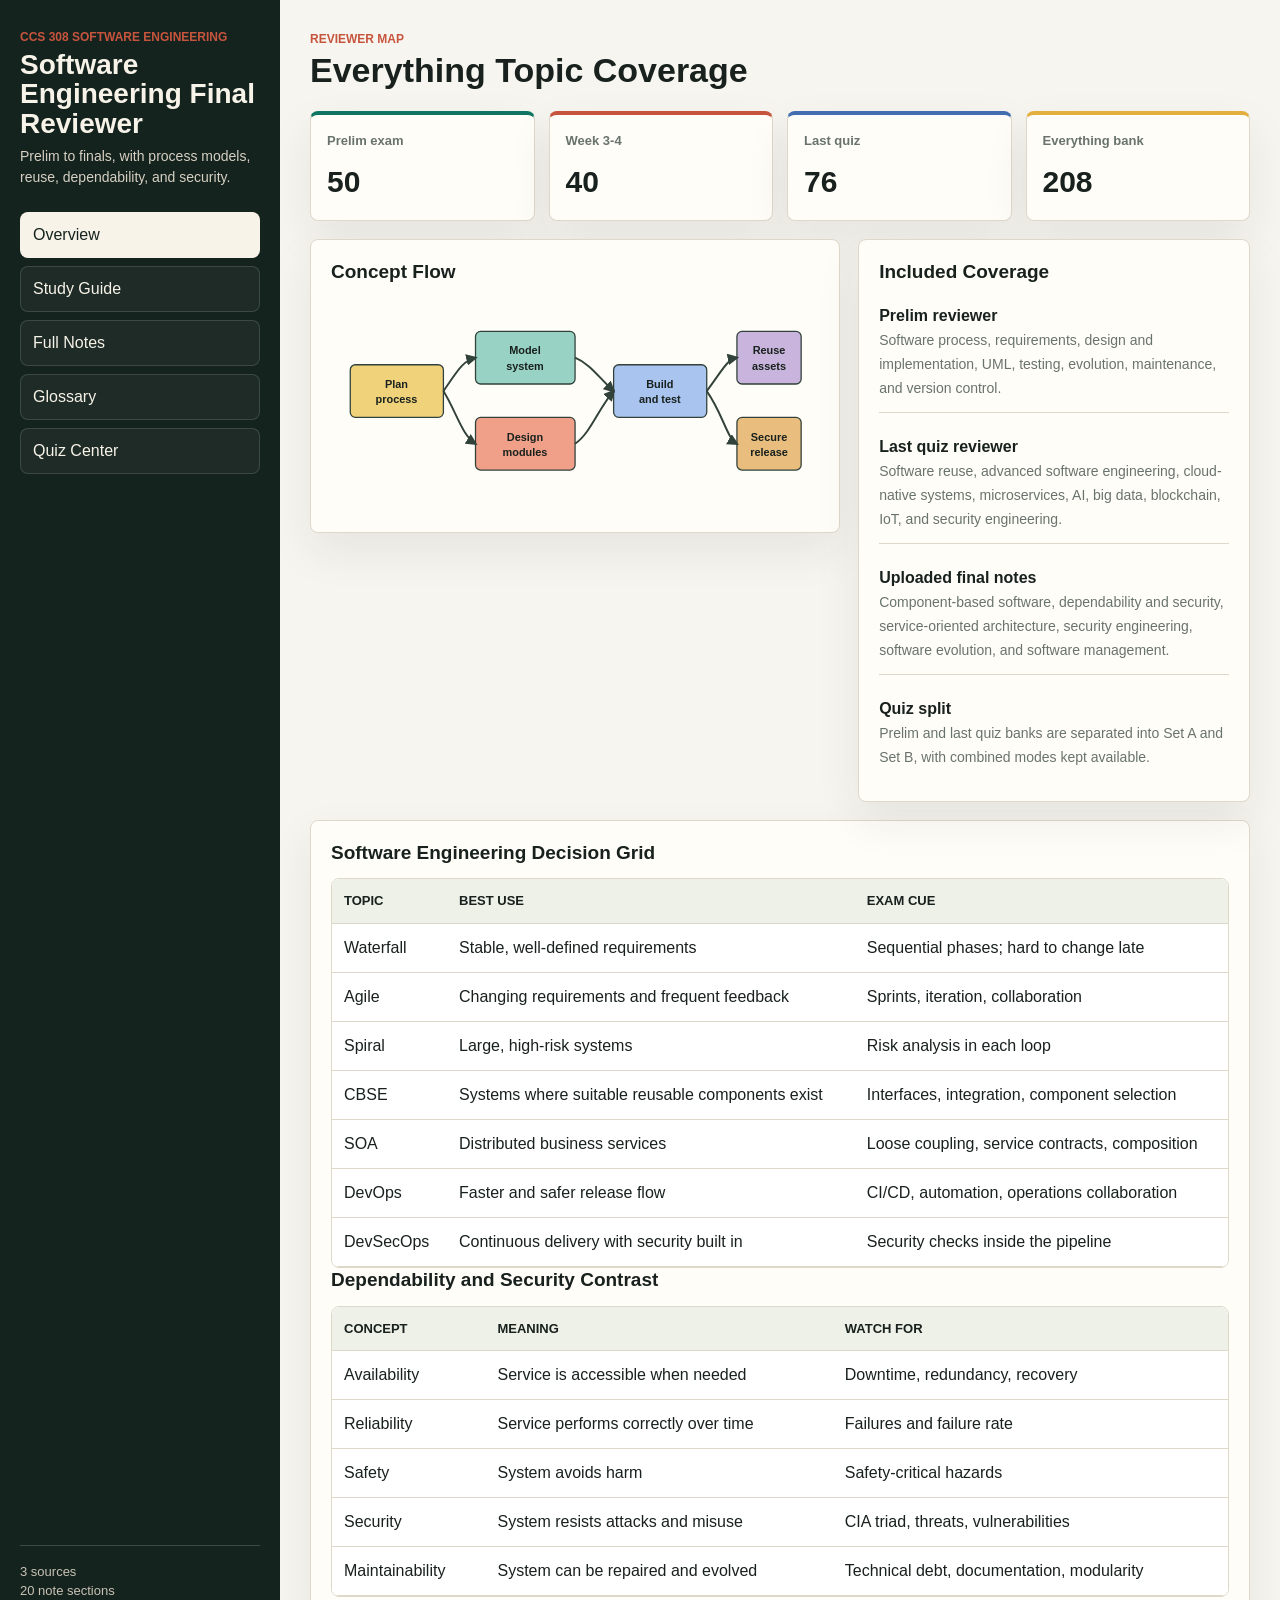
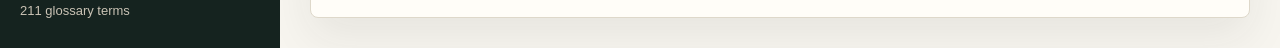
<file: index.html>
<!doctype html>
<html lang="en">
<head>
  <meta charset="utf-8">
  <meta name="viewport" content="width=device-width, initial-scale=1">
  <meta name="description" content="Software Engineering final exam reviewer with study notes, glossary, and quiz modes.">
  <title>Software Engineering Final Reviewer</title>
  <link rel="stylesheet" href="assets/styles.css">
  <script defer src="assets/data.js"></script>
  <script defer src="assets/app.js"></script>
</head>
<body>
  <div class="app-shell">
    <aside class="sidebar">
      <div class="brand-block">
        <p class="eyebrow">CCS 308 Software Engineering</p>
        <h1>Software Engineering Final Reviewer</h1>
        <p class="brand-sub">Prelim to finals, with process models, reuse, dependability, and security.</p>
      </div>
      <nav class="main-nav" aria-label="Reviewer sections">
        <button class="nav-button active" data-view="overview">Overview</button>
        <button class="nav-button" data-view="study">Study Guide</button>
        <button class="nav-button" data-view="notes">Full Notes</button>
        <button class="nav-button" data-view="glossary">Glossary</button>
        <button class="nav-button" data-view="quiz">Quiz Center</button>
      </nav>
      <div class="sidebar-footer" id="source-summary"></div>
    </aside>

    <main class="workspace">
      <section class="view active" id="view-overview" aria-labelledby="overview-title">
        <div class="section-heading">
          <p class="eyebrow">Reviewer map</p>
          <h2 id="overview-title">Everything Topic Coverage</h2>
        </div>
        <div class="stats-grid" id="overview-stats"></div>
        <div class="overview-layout">
          <div class="panel visual-panel">
            <h3>Concept Flow</h3>
            <svg class="concept-map" viewBox="0 0 760 300" role="img" aria-labelledby="map-title map-desc">
              <title id="map-title">Software engineering concept flow</title>
              <desc id="map-desc">Requirements are modeled, designed, built, validated, evolved, reused, and secured.</desc>
              <defs>
                <marker id="arrow" viewBox="0 0 10 10" refX="8" refY="5" markerWidth="6" markerHeight="6" orient="auto-start-reverse">
                  <path d="M 0 0 L 10 5 L 0 10 z" fill="#31423b"></path>
                </marker>
              </defs>
              <g class="map-node node-a"><rect x="30" y="92" width="145" height="82" rx="8"></rect><text x="102" y="128">Plan</text><text x="102" y="152">process</text></g>
              <g class="map-node node-b"><rect x="225" y="40" width="155" height="82" rx="8"></rect><text x="302" y="76">Model</text><text x="302" y="100">system</text></g>
              <g class="map-node node-c"><rect x="225" y="174" width="155" height="82" rx="8"></rect><text x="302" y="210">Design</text><text x="302" y="234">modules</text></g>
              <g class="map-node node-d"><rect x="440" y="92" width="145" height="82" rx="8"></rect><text x="512" y="128">Build</text><text x="512" y="152">and test</text></g>
              <g class="map-node node-e"><rect x="632" y="40" width="100" height="82" rx="8"></rect><text x="682" y="76">Reuse</text><text x="682" y="100">assets</text></g>
              <g class="map-node node-f"><rect x="632" y="174" width="100" height="82" rx="8"></rect><text x="682" y="210">Secure</text><text x="682" y="234">release</text></g>
              <path class="map-line" d="M175 133 C195 105 204 86 225 81"></path>
              <path class="map-line" d="M175 133 C195 165 204 202 225 215"></path>
              <path class="map-line" d="M380 81 C404 91 417 112 440 133"></path>
              <path class="map-line" d="M380 215 C404 199 417 159 440 133"></path>
              <path class="map-line" d="M585 133 C610 100 616 84 632 81"></path>
              <path class="map-line" d="M585 133 C610 168 616 206 632 215"></path>
            </svg>
          </div>
          <div class="panel" id="coverage-panel"></div>
        </div>
        <div class="panel table-panel" id="comparison-panel"></div>
      </section>

      <section class="view" id="view-study" aria-labelledby="study-title">
        <div class="section-heading">
          <p class="eyebrow">Study guide</p>
          <h2 id="study-title">High-Yield Sections</h2>
        </div>
        <div class="toolbar" id="study-filters"></div>
        <div class="study-grid" id="study-grid"></div>
        <div class="panel" id="algorithm-panel"></div>
      </section>

      <section class="view" id="view-notes" aria-labelledby="notes-title">
        <div class="section-heading">
          <p class="eyebrow">Source notebook</p>
          <h2 id="notes-title">Uploaded and Live-Page Notes</h2>
        </div>
        <div class="notes-shell">
          <div class="notes-list-panel">
            <label class="field-label" for="notes-search">Search notes</label>
            <input id="notes-search" class="text-field" type="search" placeholder="reuse, dependability, SOA">
            <label class="field-label" for="notes-source">Source</label>
            <select id="notes-source" class="text-field"></select>
            <div class="notes-list" id="notes-list"></div>
          </div>
          <article class="panel note-reader" id="note-reader"></article>
        </div>
      </section>

      <section class="view" id="view-glossary" aria-labelledby="glossary-title">
        <div class="section-heading">
          <p class="eyebrow">Glossary</p>
          <h2 id="glossary-title">Terms and Fast Recall</h2>
        </div>
        <div class="toolbar glossary-toolbar">
          <input id="glossary-search" class="text-field" type="search" placeholder="Search a term or definition">
          <div id="glossary-filters" class="chip-row"></div>
        </div>
        <div class="term-grid" id="term-grid"></div>
      </section>

      <section class="view" id="view-quiz" aria-labelledby="quiz-title">
        <div class="section-heading">
          <p class="eyebrow">Quiz center</p>
          <h2 id="quiz-title">Exam Practice Modes</h2>
        </div>
        <div class="quiz-mode-grid" id="quiz-modes"></div>
        <div class="quiz-runner" id="quiz-runner">
          <div class="quiz-topline">
            <div class="progress-track"><div id="quiz-progress" class="progress-fill"></div></div>
            <div id="quiz-meta" class="quiz-meta">Pick a quiz mode</div>
          </div>
          <div id="quiz-tag" class="question-tag"></div>
          <h3 id="quiz-question" class="quiz-question">Quiz will appear here.</h3>
          <div id="quiz-options" class="option-list"></div>
          <div id="quiz-feedback" class="feedback"></div>
          <div class="quiz-actions">
            <div id="quiz-score" class="score-box">Score: 0</div>
            <button id="quiz-next" class="primary-button" disabled>Start</button>
          </div>
        </div>
        <div class="result-panel" id="quiz-result"></div>
      </section>
    </main>
  </div>
</body>
</html>
</file>
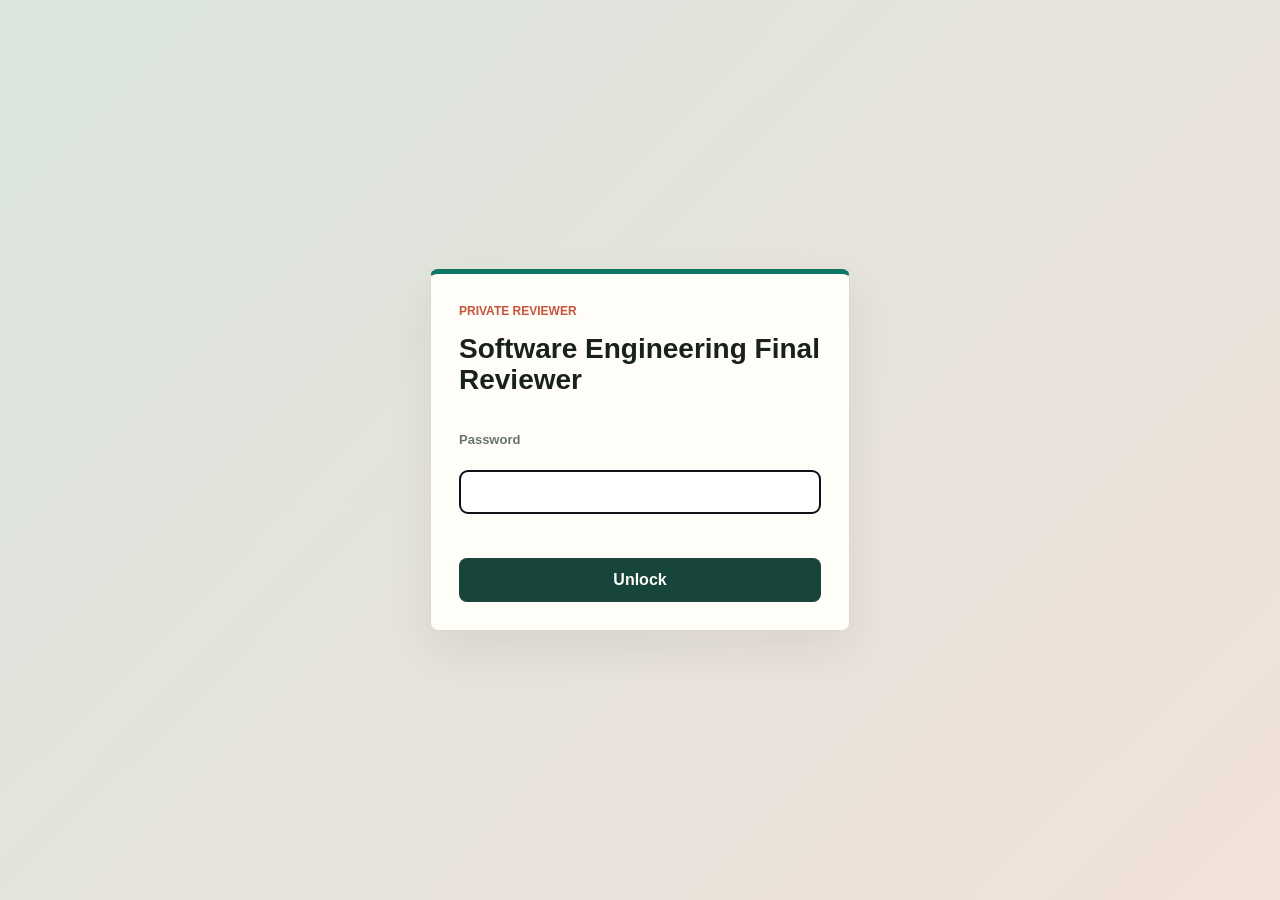
<file: password/index.html>
<!doctype html>
<html lang="en">
<head>
  <meta charset="utf-8">
  <meta name="viewport" content="width=device-width, initial-scale=1">
  <meta name="description" content="Software Engineering final exam reviewer with study notes, glossary, and quiz modes.">
  <title>Software Engineering Final Reviewer</title>
  <link rel="stylesheet" href="assets/styles.css">
  <script defer src="assets/data.js"></script>
  <script defer src="assets/app.js"></script>
</head>
<body class="is-locked">
  <section class="password-gate" id="password-gate" aria-labelledby="password-title">
    <form class="password-panel" id="password-form" autocomplete="off">
      <p class="eyebrow">Private reviewer</p>
      <h1 id="password-title">Software Engineering Final Reviewer</h1>
      <label class="field-label" for="reviewer-password">Password</label>
      <input id="reviewer-password" class="text-field password-input" type="password" autocomplete="current-password" autofocus>
      <p class="password-error" id="password-error" role="alert"></p>
      <button class="primary-button password-button" type="submit">Unlock</button>
    </form>
  </section>
  <div class="app-shell">
    <aside class="sidebar">
      <div class="brand-block">
        <p class="eyebrow">CCS 308 Software Engineering</p>
        <h1>Software Engineering Final Reviewer</h1>
        <p class="brand-sub">Prelim to finals, with process models, reuse, dependability, and security.</p>
      </div>
      <nav class="main-nav" aria-label="Reviewer sections">
        <button class="nav-button active" data-view="overview">Overview</button>
        <button class="nav-button" data-view="study">Study Guide</button>
        <button class="nav-button" data-view="notes">Full Notes</button>
        <button class="nav-button" data-view="glossary">Glossary</button>
        <button class="nav-button" data-view="quiz">Quiz Center</button>
      </nav>
      <div class="sidebar-footer" id="source-summary"></div>
    </aside>

    <main class="workspace">
      <section class="view active" id="view-overview" aria-labelledby="overview-title">
        <div class="section-heading">
          <p class="eyebrow">Reviewer map</p>
          <h2 id="overview-title">Everything Topic Coverage</h2>
        </div>
        <div class="stats-grid" id="overview-stats"></div>
        <div class="overview-layout">
          <div class="panel visual-panel">
            <h3>Concept Flow</h3>
            <svg class="concept-map" viewBox="0 0 760 300" role="img" aria-labelledby="map-title map-desc">
              <title id="map-title">Software engineering concept flow</title>
              <desc id="map-desc">Requirements are modeled, designed, built, validated, evolved, reused, and secured.</desc>
              <defs>
                <marker id="arrow" viewBox="0 0 10 10" refX="8" refY="5" markerWidth="6" markerHeight="6" orient="auto-start-reverse">
                  <path d="M 0 0 L 10 5 L 0 10 z" fill="#31423b"></path>
                </marker>
              </defs>
              <g class="map-node node-a"><rect x="30" y="92" width="145" height="82" rx="8"></rect><text x="102" y="128">Plan</text><text x="102" y="152">process</text></g>
              <g class="map-node node-b"><rect x="225" y="40" width="155" height="82" rx="8"></rect><text x="302" y="76">Model</text><text x="302" y="100">system</text></g>
              <g class="map-node node-c"><rect x="225" y="174" width="155" height="82" rx="8"></rect><text x="302" y="210">Design</text><text x="302" y="234">modules</text></g>
              <g class="map-node node-d"><rect x="440" y="92" width="145" height="82" rx="8"></rect><text x="512" y="128">Build</text><text x="512" y="152">and test</text></g>
              <g class="map-node node-e"><rect x="632" y="40" width="100" height="82" rx="8"></rect><text x="682" y="76">Reuse</text><text x="682" y="100">assets</text></g>
              <g class="map-node node-f"><rect x="632" y="174" width="100" height="82" rx="8"></rect><text x="682" y="210">Secure</text><text x="682" y="234">release</text></g>
              <path class="map-line" d="M175 133 C195 105 204 86 225 81"></path>
              <path class="map-line" d="M175 133 C195 165 204 202 225 215"></path>
              <path class="map-line" d="M380 81 C404 91 417 112 440 133"></path>
              <path class="map-line" d="M380 215 C404 199 417 159 440 133"></path>
              <path class="map-line" d="M585 133 C610 100 616 84 632 81"></path>
              <path class="map-line" d="M585 133 C610 168 616 206 632 215"></path>
            </svg>
          </div>
          <div class="panel" id="coverage-panel"></div>
        </div>
        <div class="panel table-panel" id="comparison-panel"></div>
      </section>

      <section class="view" id="view-study" aria-labelledby="study-title">
        <div class="section-heading">
          <p class="eyebrow">Study guide</p>
          <h2 id="study-title">High-Yield Sections</h2>
        </div>
        <div class="toolbar" id="study-filters"></div>
        <div class="study-grid" id="study-grid"></div>
        <div class="panel" id="algorithm-panel"></div>
      </section>

      <section class="view" id="view-notes" aria-labelledby="notes-title">
        <div class="section-heading">
          <p class="eyebrow">Source notebook</p>
          <h2 id="notes-title">Uploaded and Live-Page Notes</h2>
        </div>
        <div class="notes-shell">
          <div class="notes-list-panel">
            <label class="field-label" for="notes-search">Search notes</label>
            <input id="notes-search" class="text-field" type="search" placeholder="reuse, dependability, SOA">
            <label class="field-label" for="notes-source">Source</label>
            <select id="notes-source" class="text-field"></select>
            <div class="notes-list" id="notes-list"></div>
          </div>
          <article class="panel note-reader" id="note-reader"></article>
        </div>
      </section>

      <section class="view" id="view-glossary" aria-labelledby="glossary-title">
        <div class="section-heading">
          <p class="eyebrow">Glossary</p>
          <h2 id="glossary-title">Terms and Fast Recall</h2>
        </div>
        <div class="toolbar glossary-toolbar">
          <input id="glossary-search" class="text-field" type="search" placeholder="Search a term or definition">
          <div id="glossary-filters" class="chip-row"></div>
        </div>
        <div class="term-grid" id="term-grid"></div>
      </section>

      <section class="view" id="view-quiz" aria-labelledby="quiz-title">
        <div class="section-heading">
          <p class="eyebrow">Quiz center</p>
          <h2 id="quiz-title">Exam Practice Modes</h2>
        </div>
        <div class="quiz-mode-grid" id="quiz-modes"></div>
        <div class="quiz-runner" id="quiz-runner">
          <div class="quiz-topline">
            <div class="progress-track"><div id="quiz-progress" class="progress-fill"></div></div>
            <div id="quiz-meta" class="quiz-meta">Pick a quiz mode</div>
          </div>
          <div id="quiz-tag" class="question-tag"></div>
          <h3 id="quiz-question" class="quiz-question">Quiz will appear here.</h3>
          <div id="quiz-options" class="option-list"></div>
          <div id="quiz-feedback" class="feedback"></div>
          <div class="quiz-actions">
            <div id="quiz-score" class="score-box">Score: 0</div>
            <button id="quiz-next" class="primary-button" disabled>Start</button>
          </div>
        </div>
        <div class="result-panel" id="quiz-result"></div>
      </section>
    </main>
  </div>
</body>
</html>
</file>
<file: assets/styles.css>
:root {
  --paper: #f7f5ef;
  --surface: #fffdf8;
  --ink: #18211d;
  --muted: #69736d;
  --line: #ded8ca;
  --green: #0f7664;
  --green-dark: #17453b;
  --coral: #c7553e;
  --amber: #e3af3f;
  --blue: #436fb0;
  --violet: #7a5aa6;
  --shadow: 0 18px 45px rgba(35, 40, 34, 0.08);
  --radius: 8px;
}

* { box-sizing: border-box; }

body {
  margin: 0;
  background: var(--paper);
  color: var(--ink);
  font-family: "Segoe UI", Arial, sans-serif;
  line-height: 1.5;
}

button,
input,
select { font: inherit; }

button { cursor: pointer; }

.app-shell {
  min-height: 100vh;
  display: grid;
  grid-template-columns: 280px minmax(0, 1fr);
}

.sidebar {
  min-height: 100vh;
  padding: 28px 20px;
  background: #15231f;
  color: #f7f3e8;
  display: flex;
  flex-direction: column;
  gap: 24px;
  position: sticky;
  top: 0;
}

.brand-block h1 {
  margin: 4px 0 8px;
  font-size: 28px;
  line-height: 1.05;
  letter-spacing: 0;
}

.eyebrow {
  margin: 0;
  color: var(--coral);
  font-size: 12px;
  font-weight: 800;
  text-transform: uppercase;
  letter-spacing: 0;
}

.brand-sub {
  margin: 0;
  color: #d6d0c2;
  font-size: 14px;
}

.main-nav {
  display: grid;
  gap: 8px;
}

.nav-button {
  min-height: 42px;
  border: 1px solid rgba(247, 243, 232, 0.14);
  background: rgba(255, 255, 255, 0.04);
  color: #f7f3e8;
  border-radius: var(--radius);
  text-align: left;
  padding: 10px 12px;
}

.nav-button.active,
.nav-button:hover {
  background: #f7f3e8;
  color: #15231f;
}

.sidebar-footer {
  margin-top: auto;
  padding-top: 16px;
  border-top: 1px solid rgba(247, 243, 232, 0.18);
  color: #c9c2b4;
  font-size: 13px;
}

.workspace {
  padding: 30px;
  min-width: 0;
}

.view { display: none; }
.view.active { display: block; }

.section-heading {
  max-width: 860px;
  margin-bottom: 22px;
}

.section-heading h2 {
  margin: 4px 0 0;
  font-size: 34px;
  line-height: 1.1;
  letter-spacing: 0;
}

.stats-grid,
.study-grid,
.term-grid,
.quiz-mode-grid {
  display: grid;
  gap: 14px;
}

.stats-grid {
  grid-template-columns: repeat(4, minmax(130px, 1fr));
  margin-bottom: 18px;
}

.stat-card,
.study-card,
.term-card,
.quiz-mode-card,
.panel,
.notes-list-panel,
.quiz-runner,
.result-panel {
  background: var(--surface);
  border: 1px solid var(--line);
  border-radius: var(--radius);
  box-shadow: var(--shadow);
}

.stat-card {
  padding: 16px;
  min-height: 94px;
  border-top: 4px solid var(--green);
}

.stat-card:nth-child(2) { border-top-color: var(--coral); }
.stat-card:nth-child(3) { border-top-color: var(--blue); }
.stat-card:nth-child(4) { border-top-color: var(--amber); }

.stat-label {
  color: var(--muted);
  font-size: 13px;
  font-weight: 700;
}

.stat-value {
  margin-top: 8px;
  font-size: 30px;
  font-weight: 800;
}

.overview-layout {
  display: grid;
  grid-template-columns: minmax(360px, 1.15fr) minmax(280px, 0.85fr);
  gap: 18px;
  align-items: start;
}

.panel { padding: 20px; }

.panel h3,
.study-card h3,
.term-card h3,
.quiz-mode-card h3 {
  margin: 0 0 8px;
  font-size: 19px;
  line-height: 1.25;
  letter-spacing: 0;
}

.visual-panel { overflow: hidden; }

.concept-map {
  width: 100%;
  height: auto;
  min-height: 220px;
  display: block;
}

.map-node rect {
  stroke: #31423b;
  stroke-width: 2;
}

.map-node text {
  font-size: 17px;
  font-weight: 800;
  text-anchor: middle;
  fill: #18211d;
}

.node-a rect { fill: #f0d27b; }
.node-b rect { fill: #98d2c4; }
.node-c rect { fill: #f0a089; }
.node-d rect { fill: #a9c4ef; }
.node-e rect { fill: #c8b4dd; }
.node-f rect { fill: #e9bd7d; }

.map-line {
  fill: none;
  stroke: #31423b;
  stroke-width: 3;
  marker-end: url(#arrow);
}

.coverage-list {
  display: grid;
  gap: 10px;
}

.coverage-item {
  padding: 12px 0;
  border-bottom: 1px solid var(--line);
}

.coverage-item:last-child { border-bottom: 0; }
.coverage-item strong { display: block; }
.coverage-item span {
  color: var(--muted);
  font-size: 14px;
}

.table-panel { margin-top: 18px; }

.table-wrap {
  overflow-x: auto;
  margin-top: 14px;
  border: 1px solid var(--line);
  border-radius: var(--radius);
}

.compare-table {
  width: 100%;
  border-collapse: collapse;
  min-width: 650px;
  background: #fff;
}

.compare-table th,
.compare-table td {
  padding: 12px;
  border-bottom: 1px solid var(--line);
  vertical-align: top;
  text-align: left;
}

.compare-table th {
  background: #eef1e8;
  font-size: 13px;
  text-transform: uppercase;
  letter-spacing: 0;
}

.toolbar,
.chip-row {
  display: flex;
  gap: 10px;
  flex-wrap: wrap;
  align-items: center;
  margin-bottom: 16px;
}

.chip,
.small-button {
  border: 1px solid var(--line);
  background: #fffdf8;
  color: var(--ink);
  border-radius: 999px;
  padding: 8px 12px;
  min-height: 36px;
}

.chip.active,
.chip:hover,
.small-button:hover {
  background: var(--green-dark);
  color: #fffdf8;
  border-color: var(--green-dark);
}

.study-grid {
  grid-template-columns: repeat(2, minmax(0, 1fr));
}

.study-card,
.term-card,
.quiz-mode-card { padding: 18px; }

.group-label,
.question-tag {
  display: inline-flex;
  width: fit-content;
  max-width: 100%;
  border-radius: 999px;
  background: #eef1e8;
  color: #2d443c;
  padding: 4px 9px;
  font-size: 12px;
  font-weight: 800;
  margin-bottom: 10px;
}

.study-card p,
.term-card p,
.quiz-mode-card p,
.note-reader p { color: #39443e; }

.study-card ul,
.note-reader ul {
  padding-left: 20px;
  margin: 12px 0 0;
}

.study-card li,
.note-reader li { margin: 7px 0; }

#algorithm-panel { margin-top: 18px; }

.algorithm-grid {
  display: grid;
  grid-template-columns: repeat(3, minmax(0, 1fr));
  gap: 12px;
}

.algorithm-item {
  border-left: 4px solid var(--blue);
  padding: 10px 12px;
  background: #f6f8fb;
  border-radius: var(--radius);
}

.algorithm-item:nth-child(2n) { border-left-color: var(--coral); }
.algorithm-item:nth-child(3n) { border-left-color: var(--amber); }
.algorithm-item strong { display: block; }
.algorithm-item span {
  color: var(--muted);
  font-size: 14px;
}

.notes-shell {
  display: grid;
  grid-template-columns: 340px minmax(0, 1fr);
  gap: 18px;
  align-items: start;
}

.notes-list-panel {
  padding: 16px;
  position: sticky;
  top: 24px;
}

.field-label {
  display: block;
  margin: 12px 0 6px;
  color: var(--muted);
  font-size: 13px;
  font-weight: 800;
}

.text-field {
  width: 100%;
  min-height: 42px;
  border: 1px solid var(--line);
  border-radius: var(--radius);
  background: #fff;
  color: var(--ink);
  padding: 9px 11px;
}

.notes-list {
  margin-top: 14px;
  display: grid;
  gap: 8px;
  max-height: 62vh;
  overflow: auto;
  padding-right: 4px;
}

.note-button {
  border: 1px solid var(--line);
  border-radius: var(--radius);
  background: #fff;
  text-align: left;
  padding: 10px;
  min-height: 54px;
}

.note-button.active,
.note-button:hover {
  border-color: var(--green);
  background: #eef7f3;
}

.note-button strong { display: block; }
.note-button span {
  color: var(--muted);
  font-size: 12px;
}

.note-reader {
  min-height: 500px;
  overflow-wrap: anywhere;
}

.note-reader h3 { margin-top: 0; }

.note-reader h4 {
  margin: 22px 0 8px;
  font-size: 18px;
}

.note-reader pre {
  overflow-x: auto;
  background: #17211d;
  color: #f8f5eb;
  padding: 12px;
  border-radius: var(--radius);
}

.note-reader code {
  background: #eef1e8;
  padding: 1px 4px;
  border-radius: 4px;
}

.note-reader pre code {
  background: transparent;
  padding: 0;
}

.glossary-toolbar { align-items: flex-start; }
.glossary-toolbar .text-field { max-width: 360px; }

.term-grid {
  grid-template-columns: repeat(3, minmax(0, 1fr));
}

.term-tags {
  display: flex;
  flex-wrap: wrap;
  gap: 6px;
  margin-top: 10px;
}

.term-tags span {
  background: #eef1e8;
  color: var(--muted);
  border-radius: 999px;
  padding: 3px 8px;
  font-size: 12px;
}

.quiz-mode-grid {
  grid-template-columns: repeat(3, minmax(0, 1fr));
  margin-bottom: 18px;
}

.quiz-mode-card {
  text-align: left;
  border-top: 4px solid var(--green);
}

.quiz-mode-card:nth-child(2) { border-top-color: var(--coral); }
.quiz-mode-card:nth-child(3) { border-top-color: var(--blue); }
.quiz-mode-card:nth-child(4) { border-top-color: var(--amber); }
.quiz-mode-card:nth-child(5) { border-top-color: var(--violet); }
.quiz-mode-card:nth-child(6) { border-top-color: #4c8d54; }
.quiz-mode-card .count {
  font-weight: 900;
  color: var(--green-dark);
}

.quiz-runner,
.result-panel { padding: 20px; }

.quiz-topline {
  display: grid;
  grid-template-columns: minmax(120px, 1fr) auto;
  gap: 12px;
  align-items: center;
  margin-bottom: 16px;
}

.progress-track {
  height: 12px;
  background: #e7e1d5;
  border-radius: 999px;
  overflow: hidden;
}

.progress-fill {
  width: 0;
  height: 100%;
  background: linear-gradient(90deg, var(--green), var(--coral), var(--amber));
  transition: width 160ms ease;
}

.quiz-meta {
  color: var(--muted);
  font-size: 14px;
  font-weight: 800;
}

.quiz-question {
  margin: 6px 0 16px;
  font-size: 22px;
  line-height: 1.32;
}

.option-list {
  display: grid;
  gap: 10px;
}

.option-button {
  min-height: 48px;
  border: 1px solid var(--line);
  background: #fff;
  color: var(--ink);
  border-radius: var(--radius);
  padding: 12px;
  text-align: left;
}

.option-button:hover {
  border-color: var(--blue);
  background: #f1f5fc;
}

.option-button.correct {
  border-color: var(--green);
  background: #eaf6f2;
}

.option-button.wrong {
  border-color: var(--coral);
  background: #fff0ec;
}

.option-button:disabled { cursor: default; }

.feedback {
  display: none;
  margin-top: 14px;
  border-left: 4px solid var(--green);
  background: #eef7f3;
  padding: 12px;
  border-radius: var(--radius);
}

.feedback.wrong {
  border-left-color: var(--coral);
  background: #fff1ed;
}

.quiz-actions {
  margin-top: 16px;
  display: flex;
  gap: 12px;
  align-items: center;
  justify-content: space-between;
}

.score-box { font-weight: 900; }

.primary-button {
  min-height: 42px;
  border: 0;
  border-radius: var(--radius);
  padding: 10px 16px;
  background: var(--green-dark);
  color: #fffdf8;
  font-weight: 800;
}

.primary-button:disabled {
  opacity: 0.45;
  cursor: default;
}

.result-panel {
  display: none;
  margin-top: 18px;
}

.miss-list {
  display: grid;
  gap: 10px;
  margin-top: 12px;
}

.miss-item {
  border: 1px solid var(--line);
  border-radius: var(--radius);
  padding: 12px;
  background: #fff;
}

.miss-item strong {
  display: block;
  margin-bottom: 4px;
}

@media (max-width: 1100px) {
  .stats-grid,
  .quiz-mode-grid,
  .term-grid {
    grid-template-columns: repeat(2, minmax(0, 1fr));
  }

  .overview-layout,
  .notes-shell {
    grid-template-columns: 1fr;
  }

  .notes-list-panel { position: static; }
  .algorithm-grid { grid-template-columns: repeat(2, minmax(0, 1fr)); }
}

@media (max-width: 820px) {
  .app-shell { grid-template-columns: 1fr; }

  .sidebar {
    min-height: 0;
    position: static;
    padding: 20px;
    min-width: 0;
    overflow: hidden;
  }

  .main-nav {
    display: flex;
    overflow-x: auto;
  }

  .nav-button {
    flex: 0 0 112px;
    text-align: center;
  }
  .workspace { padding: 20px; }
  .section-heading h2 { font-size: 28px; }
  .study-grid,
  .algorithm-grid { grid-template-columns: 1fr; }
  .quiz-topline { grid-template-columns: 1fr; }
}

@media (max-width: 560px) {
  .stats-grid,
  .quiz-mode-grid,
  .term-grid {
    grid-template-columns: 1fr;
  }

  .workspace { padding: 16px; }

  .panel,
  .quiz-runner,
  .result-panel {
    padding: 16px;
  }

  .quiz-actions {
    align-items: stretch;
    flex-direction: column;
  }

  .primary-button { width: 100%; }
}
</file>
<file: password/assets/styles.css>
:root {
  --paper: #f7f5ef;
  --surface: #fffdf8;
  --ink: #18211d;
  --muted: #69736d;
  --line: #ded8ca;
  --green: #0f7664;
  --green-dark: #17453b;
  --coral: #c7553e;
  --amber: #e3af3f;
  --blue: #436fb0;
  --violet: #7a5aa6;
  --shadow: 0 18px 45px rgba(35, 40, 34, 0.08);
  --radius: 8px;
}

* { box-sizing: border-box; }

body {
  margin: 0;
  background: var(--paper);
  color: var(--ink);
  font-family: "Segoe UI", Arial, sans-serif;
  line-height: 1.5;
}

body.is-locked {
  min-height: 100vh;
  overflow: hidden;
}

body.is-locked .app-shell {
  display: none;
}

body:not(.is-locked) .password-gate {
  display: none;
}

button,
input,
select { font: inherit; }

button { cursor: pointer; }

.password-gate {
  min-height: 100vh;
  display: grid;
  place-items: center;
  padding: 24px;
  background:
    linear-gradient(135deg, rgba(15, 118, 100, 0.12), rgba(199, 85, 62, 0.12)),
    var(--paper);
}

.password-panel {
  width: min(100%, 420px);
  display: grid;
  gap: 14px;
  padding: 28px;
  border: 1px solid var(--line);
  border-top: 5px solid var(--green);
  border-radius: var(--radius);
  background: var(--surface);
  box-shadow: var(--shadow);
}

.password-panel h1 {
  margin: 0 0 8px;
  font-size: 28px;
  line-height: 1.1;
  letter-spacing: 0;
}

.password-input {
  min-height: 46px;
}

.password-button {
  width: 100%;
  justify-content: center;
}

.password-error {
  min-height: 20px;
  margin: -4px 0 0;
  color: var(--coral);
  font-size: 14px;
  font-weight: 700;
}

.app-shell {
  min-height: 100vh;
  display: grid;
  grid-template-columns: 280px minmax(0, 1fr);
}

.sidebar {
  min-height: 100vh;
  padding: 28px 20px;
  background: #15231f;
  color: #f7f3e8;
  display: flex;
  flex-direction: column;
  gap: 24px;
  position: sticky;
  top: 0;
}

.brand-block h1 {
  margin: 4px 0 8px;
  font-size: 28px;
  line-height: 1.05;
  letter-spacing: 0;
}

.eyebrow {
  margin: 0;
  color: var(--coral);
  font-size: 12px;
  font-weight: 800;
  text-transform: uppercase;
  letter-spacing: 0;
}

.brand-sub {
  margin: 0;
  color: #d6d0c2;
  font-size: 14px;
}

.main-nav {
  display: grid;
  gap: 8px;
}

.nav-button {
  min-height: 42px;
  border: 1px solid rgba(247, 243, 232, 0.14);
  background: rgba(255, 255, 255, 0.04);
  color: #f7f3e8;
  border-radius: var(--radius);
  text-align: left;
  padding: 10px 12px;
}

.nav-button.active,
.nav-button:hover {
  background: #f7f3e8;
  color: #15231f;
}

.sidebar-footer {
  margin-top: auto;
  padding-top: 16px;
  border-top: 1px solid rgba(247, 243, 232, 0.18);
  color: #c9c2b4;
  font-size: 13px;
}

.workspace {
  padding: 30px;
  min-width: 0;
}

.view { display: none; }
.view.active { display: block; }

.section-heading {
  max-width: 860px;
  margin-bottom: 22px;
}

.section-heading h2 {
  margin: 4px 0 0;
  font-size: 34px;
  line-height: 1.1;
  letter-spacing: 0;
}

.stats-grid,
.study-grid,
.term-grid,
.quiz-mode-grid {
  display: grid;
  gap: 14px;
}

.stats-grid {
  grid-template-columns: repeat(4, minmax(130px, 1fr));
  margin-bottom: 18px;
}

.stat-card,
.study-card,
.term-card,
.quiz-mode-card,
.panel,
.notes-list-panel,
.quiz-runner,
.result-panel {
  background: var(--surface);
  border: 1px solid var(--line);
  border-radius: var(--radius);
  box-shadow: var(--shadow);
}

.stat-card {
  padding: 16px;
  min-height: 94px;
  border-top: 4px solid var(--green);
}

.stat-card:nth-child(2) { border-top-color: var(--coral); }
.stat-card:nth-child(3) { border-top-color: var(--blue); }
.stat-card:nth-child(4) { border-top-color: var(--amber); }

.stat-label {
  color: var(--muted);
  font-size: 13px;
  font-weight: 700;
}

.stat-value {
  margin-top: 8px;
  font-size: 30px;
  font-weight: 800;
}

.overview-layout {
  display: grid;
  grid-template-columns: minmax(360px, 1.15fr) minmax(280px, 0.85fr);
  gap: 18px;
  align-items: start;
}

.panel { padding: 20px; }

.panel h3,
.study-card h3,
.term-card h3,
.quiz-mode-card h3 {
  margin: 0 0 8px;
  font-size: 19px;
  line-height: 1.25;
  letter-spacing: 0;
}

.visual-panel { overflow: hidden; }

.concept-map {
  width: 100%;
  height: auto;
  min-height: 220px;
  display: block;
}

.map-node rect {
  stroke: #31423b;
  stroke-width: 2;
}

.map-node text {
  font-size: 17px;
  font-weight: 800;
  text-anchor: middle;
  fill: #18211d;
}

.node-a rect { fill: #f0d27b; }
.node-b rect { fill: #98d2c4; }
.node-c rect { fill: #f0a089; }
.node-d rect { fill: #a9c4ef; }
.node-e rect { fill: #c8b4dd; }
.node-f rect { fill: #e9bd7d; }

.map-line {
  fill: none;
  stroke: #31423b;
  stroke-width: 3;
  marker-end: url(#arrow);
}

.coverage-list {
  display: grid;
  gap: 10px;
}

.coverage-item {
  padding: 12px 0;
  border-bottom: 1px solid var(--line);
}

.coverage-item:last-child { border-bottom: 0; }
.coverage-item strong { display: block; }
.coverage-item span {
  color: var(--muted);
  font-size: 14px;
}

.table-panel { margin-top: 18px; }

.table-wrap {
  overflow-x: auto;
  margin-top: 14px;
  border: 1px solid var(--line);
  border-radius: var(--radius);
}

.compare-table {
  width: 100%;
  border-collapse: collapse;
  min-width: 650px;
  background: #fff;
}

.compare-table th,
.compare-table td {
  padding: 12px;
  border-bottom: 1px solid var(--line);
  vertical-align: top;
  text-align: left;
}

.compare-table th {
  background: #eef1e8;
  font-size: 13px;
  text-transform: uppercase;
  letter-spacing: 0;
}

.toolbar,
.chip-row {
  display: flex;
  gap: 10px;
  flex-wrap: wrap;
  align-items: center;
  margin-bottom: 16px;
}

.chip,
.small-button {
  border: 1px solid var(--line);
  background: #fffdf8;
  color: var(--ink);
  border-radius: 999px;
  padding: 8px 12px;
  min-height: 36px;
}

.chip.active,
.chip:hover,
.small-button:hover {
  background: var(--green-dark);
  color: #fffdf8;
  border-color: var(--green-dark);
}

.study-grid {
  grid-template-columns: repeat(2, minmax(0, 1fr));
}

.study-card,
.term-card,
.quiz-mode-card { padding: 18px; }

.group-label,
.question-tag {
  display: inline-flex;
  width: fit-content;
  max-width: 100%;
  border-radius: 999px;
  background: #eef1e8;
  color: #2d443c;
  padding: 4px 9px;
  font-size: 12px;
  font-weight: 800;
  margin-bottom: 10px;
}

.study-card p,
.term-card p,
.quiz-mode-card p,
.note-reader p { color: #39443e; }

.study-card ul,
.note-reader ul {
  padding-left: 20px;
  margin: 12px 0 0;
}

.study-card li,
.note-reader li { margin: 7px 0; }

#algorithm-panel { margin-top: 18px; }

.algorithm-grid {
  display: grid;
  grid-template-columns: repeat(3, minmax(0, 1fr));
  gap: 12px;
}

.algorithm-item {
  border-left: 4px solid var(--blue);
  padding: 10px 12px;
  background: #f6f8fb;
  border-radius: var(--radius);
}

.algorithm-item:nth-child(2n) { border-left-color: var(--coral); }
.algorithm-item:nth-child(3n) { border-left-color: var(--amber); }
.algorithm-item strong { display: block; }
.algorithm-item span {
  color: var(--muted);
  font-size: 14px;
}

.notes-shell {
  display: grid;
  grid-template-columns: 340px minmax(0, 1fr);
  gap: 18px;
  align-items: start;
}

.notes-list-panel {
  padding: 16px;
  position: sticky;
  top: 24px;
}

.field-label {
  display: block;
  margin: 12px 0 6px;
  color: var(--muted);
  font-size: 13px;
  font-weight: 800;
}

.text-field {
  width: 100%;
  min-height: 42px;
  border: 1px solid var(--line);
  border-radius: var(--radius);
  background: #fff;
  color: var(--ink);
  padding: 9px 11px;
}

.notes-list {
  margin-top: 14px;
  display: grid;
  gap: 8px;
  max-height: 62vh;
  overflow: auto;
  padding-right: 4px;
}

.note-button {
  border: 1px solid var(--line);
  border-radius: var(--radius);
  background: #fff;
  text-align: left;
  padding: 10px;
  min-height: 54px;
}

.note-button.active,
.note-button:hover {
  border-color: var(--green);
  background: #eef7f3;
}

.note-button strong { display: block; }
.note-button span {
  color: var(--muted);
  font-size: 12px;
}

.note-reader {
  min-height: 500px;
  overflow-wrap: anywhere;
}

.note-reader h3 { margin-top: 0; }

.note-reader h4 {
  margin: 22px 0 8px;
  font-size: 18px;
}

.note-reader pre {
  overflow-x: auto;
  background: #17211d;
  color: #f8f5eb;
  padding: 12px;
  border-radius: var(--radius);
}

.note-reader code {
  background: #eef1e8;
  padding: 1px 4px;
  border-radius: 4px;
}

.note-reader pre code {
  background: transparent;
  padding: 0;
}

.glossary-toolbar { align-items: flex-start; }
.glossary-toolbar .text-field { max-width: 360px; }

.term-grid {
  grid-template-columns: repeat(3, minmax(0, 1fr));
}

.term-tags {
  display: flex;
  flex-wrap: wrap;
  gap: 6px;
  margin-top: 10px;
}

.term-tags span {
  background: #eef1e8;
  color: var(--muted);
  border-radius: 999px;
  padding: 3px 8px;
  font-size: 12px;
}

.quiz-mode-grid {
  grid-template-columns: repeat(3, minmax(0, 1fr));
  margin-bottom: 18px;
}

.quiz-mode-card {
  text-align: left;
  border-top: 4px solid var(--green);
}

.quiz-mode-card:nth-child(2) { border-top-color: var(--coral); }
.quiz-mode-card:nth-child(3) { border-top-color: var(--blue); }
.quiz-mode-card:nth-child(4) { border-top-color: var(--amber); }
.quiz-mode-card:nth-child(5) { border-top-color: var(--violet); }
.quiz-mode-card:nth-child(6) { border-top-color: #4c8d54; }
.quiz-mode-card .count {
  font-weight: 900;
  color: var(--green-dark);
}

.quiz-runner,
.result-panel { padding: 20px; }

.quiz-topline {
  display: grid;
  grid-template-columns: minmax(120px, 1fr) auto;
  gap: 12px;
  align-items: center;
  margin-bottom: 16px;
}

.progress-track {
  height: 12px;
  background: #e7e1d5;
  border-radius: 999px;
  overflow: hidden;
}

.progress-fill {
  width: 0;
  height: 100%;
  background: linear-gradient(90deg, var(--green), var(--coral), var(--amber));
  transition: width 160ms ease;
}

.quiz-meta {
  color: var(--muted);
  font-size: 14px;
  font-weight: 800;
}

.quiz-question {
  margin: 6px 0 16px;
  font-size: 22px;
  line-height: 1.32;
}

.option-list {
  display: grid;
  gap: 10px;
}

.option-button {
  min-height: 48px;
  border: 1px solid var(--line);
  background: #fff;
  color: var(--ink);
  border-radius: var(--radius);
  padding: 12px;
  text-align: left;
}

.option-button:hover {
  border-color: var(--blue);
  background: #f1f5fc;
}

.option-button.correct {
  border-color: var(--green);
  background: #eaf6f2;
}

.option-button.wrong {
  border-color: var(--coral);
  background: #fff0ec;
}

.option-button:disabled { cursor: default; }

.feedback {
  display: none;
  margin-top: 14px;
  border-left: 4px solid var(--green);
  background: #eef7f3;
  padding: 12px;
  border-radius: var(--radius);
}

.feedback.wrong {
  border-left-color: var(--coral);
  background: #fff1ed;
}

.quiz-actions {
  margin-top: 16px;
  display: flex;
  gap: 12px;
  align-items: center;
  justify-content: space-between;
}

.score-box { font-weight: 900; }

.primary-button {
  min-height: 42px;
  border: 0;
  border-radius: var(--radius);
  padding: 10px 16px;
  background: var(--green-dark);
  color: #fffdf8;
  font-weight: 800;
}

.primary-button:disabled {
  opacity: 0.45;
  cursor: default;
}

.result-panel {
  display: none;
  margin-top: 18px;
}

.miss-list {
  display: grid;
  gap: 10px;
  margin-top: 12px;
}

.miss-item {
  border: 1px solid var(--line);
  border-radius: var(--radius);
  padding: 12px;
  background: #fff;
}

.miss-item strong {
  display: block;
  margin-bottom: 4px;
}

@media (max-width: 1100px) {
  .stats-grid,
  .quiz-mode-grid,
  .term-grid {
    grid-template-columns: repeat(2, minmax(0, 1fr));
  }

  .overview-layout,
  .notes-shell {
    grid-template-columns: 1fr;
  }

  .notes-list-panel { position: static; }
  .algorithm-grid { grid-template-columns: repeat(2, minmax(0, 1fr)); }
}

@media (max-width: 820px) {
  .app-shell { grid-template-columns: 1fr; }

  .sidebar {
    min-height: 0;
    position: static;
    padding: 20px;
    min-width: 0;
    overflow: hidden;
  }

  .main-nav {
    display: flex;
    overflow-x: auto;
  }

  .nav-button {
    flex: 0 0 112px;
    text-align: center;
  }
  .workspace { padding: 20px; }
  .section-heading h2 { font-size: 28px; }
  .study-grid,
  .algorithm-grid { grid-template-columns: 1fr; }
  .quiz-topline { grid-template-columns: 1fr; }
}

@media (max-width: 560px) {
  .stats-grid,
  .quiz-mode-grid,
  .term-grid {
    grid-template-columns: 1fr;
  }

  .workspace { padding: 16px; }

  .panel,
  .quiz-runner,
  .result-panel {
    padding: 16px;
  }

  .quiz-actions {
    align-items: stretch;
    flex-direction: column;
  }

  .primary-button { width: 100%; }
}
</file>
